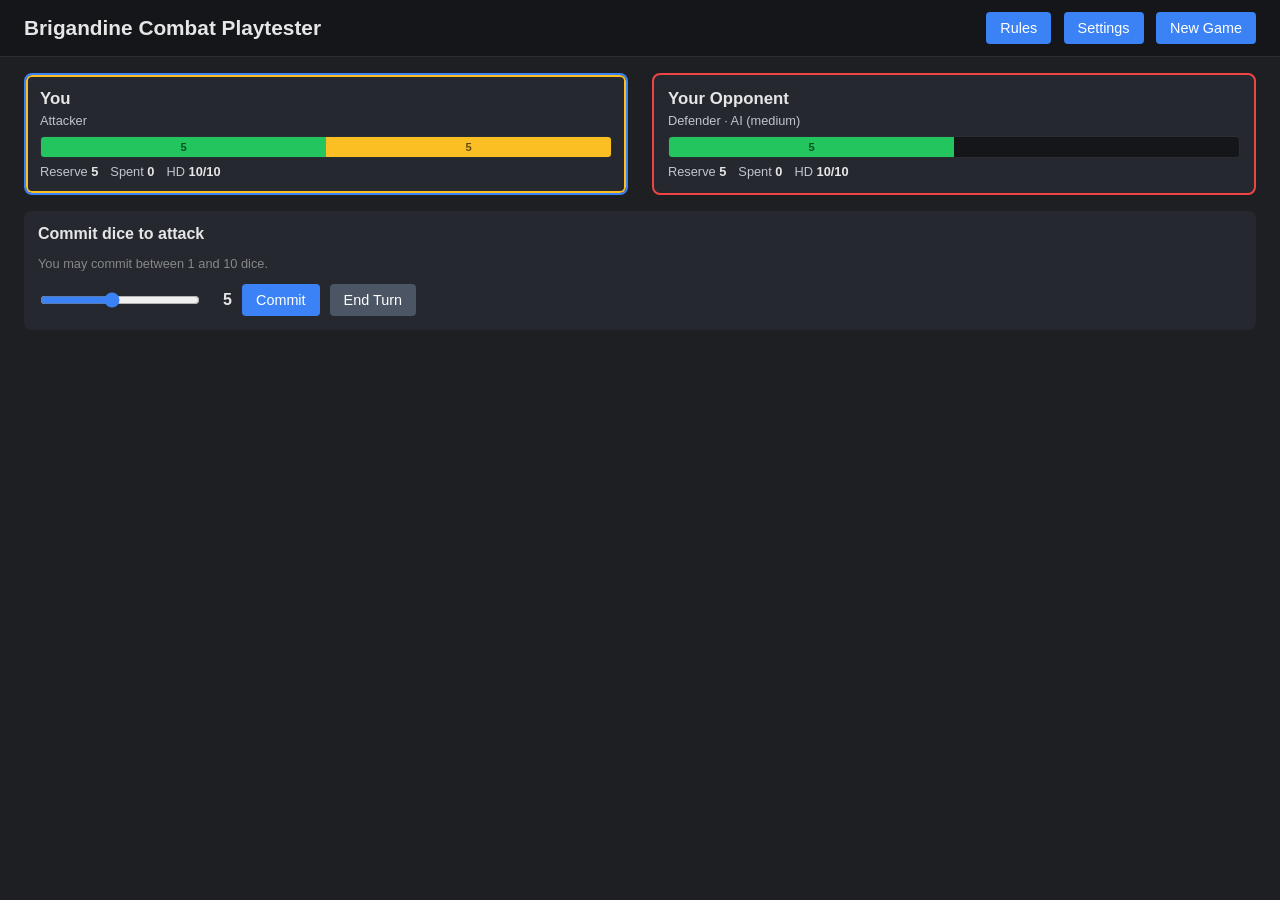
<file: docs/index.html>
<!doctype html>
<html lang="en">
  <head>
    <meta charset="utf-8" />
    <title>Brigandine Combat Playtester</title>
    <link rel="stylesheet" href="./style.css" />
  </head>
  <body>
    <header>
      <h1>Brigandine Combat Playtester</h1>
      <div class="header-actions">
        <button id="toggle-rules">Rules</button>
        <button id="toggle-settings">Settings</button>
        <button id="new-game">New Game</button>
      </div>
    </header>

    <div id="settings-overlay" class="hidden">
      <section id="settings-panel">
        <div class="settings-header">
          <h2>Settings</h2>
          <button type="button" id="close-settings" class="secondary">✕</button>
        </div>
        <form id="settings-form">
          <div class="grid">
            <label
              >WEAPON_BONUS
              <input
                type="number"
                name="weapon_bonus"
                min="0"
                max="10"
                step="1"
              />
            </label>
            <label
              >ARMOR_BONUS
              <input
                type="number"
                name="armor_bonus"
                min="0"
                max="10"
                step="1"
              />
            </label>
            <label
              >COMBATANT_DICE
              <input
                type="number"
                name="combatant_dice"
                min="1"
                max="40"
                step="1"
              />
            </label>
            <label
              >INITIATIVE_LOSER_PENALTY
              <input
                type="number"
                name="initiative_loser_penalty"
                min="0"
                max="1"
                step="0.05"
              />
            </label>
            <label class="checkbox">
              <input type="checkbox" name="refresh_start_of_turn" />
              REFRESH_START_OF_TURN
            </label>
            <label class="checkbox">
              <input type="checkbox" name="refresh_end_of_turn" />
              REFRESH_END_OF_TURN
            </label>
            <label class="checkbox">
              <input type="checkbox" name="end_turn_on_attacker_damage" />
              END_TURN_ON_DAMAGE
            </label>
            <label
              >Human role
              <select name="human_role">
                <option value="random">Random</option>
                <option value="attacker">Always attacker first</option>
                <option value="defender">Always defender first</option>
              </select>
            </label>
            <label
              >AI difficulty
              <select name="ai_difficulty">
                <option value="easy">Easy</option>
                <option value="medium">Medium</option>
                <option value="hard">Hard</option>
              </select>
            </label>
            <label
              >Exchange mode
              <select name="exchange_mode">
                <option value="simultaneous">
                  Simultaneous (defender's maneuver hidden)
                </option>
                <option value="sequential">
                  Sequential (defender declares maneuver openly)
                </option>
              </select>
            </label>
          </div>
          <button type="submit">Save settings</button>
          <p id="settings-status" class="settings-status"></p>
          <p class="hint">Settings take effect when you start a new game.</p>
        </form>
      </section>
    </div>

    <section id="rules-panel" class="hidden">
      <div class="settings-header">
        <h2>Combat Rules</h2>
        <button type="button" id="close-rules" class="secondary">✕</button>
      </div>
      <div class="rules-body">
        <h3>Hit Dice</h3>
        <p>
          Combatants have a pool of d6s called Hit Dice (HD). These dice serve
          as both your health track and your resource for attacking and
          defending. On their turn, combatants may spend dice on one or more
          attacks, as they wish. Targets spend dice to defend or counterattack.
          Damage directly reduces Hit Dice. Spent dice refresh at the start of
          your next turn. Dice lost to damage require healing to recover.
        </p>

        <h3>Initiative and the First Turn</h3>
        <p>
          Both sides roll <strong>1d6</strong> for initiative (reroll ties).
        </p>
        <ul>
          <li>
            <strong>Winner</strong>: Takes the first turn with all Hit Dice
            available.
          </li>
          <li>
            <strong>Loser</strong>: Starts on the defensive with only half their
            Hit Dice (round up) available until their first turn.
          </li>
        </ul>

        <h3>The Turn</h3>
        <p>On your turn as the <strong>Attacker</strong>:</p>
        <ol>
          <li>
            <strong>Refresh</strong>: Recover dice spent since your last
            refresh.
          </li>
          <li>
            <strong>Exchanges</strong>: Engage a target in an exchange of blows.
            You may keep attacking as long as you have dice available.
          </li>
          <li>
            <strong>End</strong>: Your turn ends when you
            <strong>take damage</strong>, <strong>decide to stop</strong>, or
            <strong>run out of dice</strong>.
          </li>
        </ol>

        <h3>The Exchange</h3>
        <p>Every exchange follows this sequence:</p>
        <ol>
          <li>
            <strong>Commitment</strong>: The Attacker declares how many dice
            they will commit. The Defender then does the same.
          </li>
          <li>
            <strong>Maneuver Selection</strong>: The Attacker secretly selects
            their maneuver (<strong>Attack</strong>, <strong>Feint</strong> or
            <strong>Dodge</strong>) as the Defender secretly selects theirs
            (<strong>Parry</strong>, <strong>Counter</strong> or
            <strong>Dodge</strong>).
          </li>
          <li>
            <strong>Reveal</strong>: Combatants simultaneously reveal their
            maneuvers.
          </li>
          <li>
            <strong>Resolve</strong>: Roll dice, count successes, compare
            results, and apply damage.
          </li>
        </ol>

        <h3>Maneuvers</h3>
        <p>Any die rolling a 5 or 6 counts as a <strong>success</strong>.</p>

        <h4>Attacker Maneuvers</h4>
        <ul>
          <li>
            <strong>Simple Attack</strong>: Roll your committed dice to deal
            damage equal to your successes. Against a <strong>counter</strong>,
            your damage lands first.
          </li>
          <li>
            <strong>Feint</strong>: Your initial commit was a decoy. Move those
            dice to spent and launch a follow-up attack from your reserve dice.
          </li>
          <li>
            <strong>Dodge</strong>: Abort your attack (moving your committed
            dice to spent) and roll from your reserve dice to evade. If you roll
            at least 1 success, you take no damage at all. This is useful
            against a powerful <strong>counter</strong>. If the defender parried
            or dodged, you don't need to make a follow up roll.
          </li>
        </ul>

        <h4>Defender Maneuvers</h4>
        <ul>
          <li>
            <strong>Parry</strong>: Roll your committed dice to block or divert
            the blow. Each success cancels <strong>two</strong> attacker
            successes. Against a <strong>feint</strong>, your parry whiffs
            unsuccessfully (move the dice to spent without rolling).
          </li>
          <li>
            <strong>Counter</strong>: Launch an attack into the attacker. If
            they <strong>feinted</strong>, you attack with your committed dice
            and your damage lands before their follow-up.
          </li>
          <li><strong>Dodge</strong>: Same as the Attacker version.</li>
        </ul>

        <h3>Damage</h3>
        <p>
          Damage dealt = Successes + Weapon Bonus − Armor Bonus. You must have
          at least 1 success to deal damage.
        </p>
        <p>When you take damage, remove dice in this order:</p>
        <ol>
          <li><strong>Committed</strong> (Dice currently in the exchange).</li>
          <li>
            <strong>Reserve</strong> (Dice you have left to use this round).
          </li>
          <li><strong>Spent</strong> (Dice already used this round).</li>
        </ol>
        <blockquote>
          <strong>Defeat:</strong> Once your total Hit Dice hits zero, you are
          defeated.
        </blockquote>
      </div>
    </section>

    <main id="game-panel" class="hidden">
      <div class="combatants">
        <div class="combatant" id="combatant-0">
          <h2 class="combatant-name"></h2>
          <div class="role-badge"></div>
          <div class="hd-bar"><div class="hd-segments"></div></div>
          <div class="hd-numbers"></div>
        </div>
        <div class="combatant" id="combatant-1">
          <h2 class="combatant-name"></h2>
          <div class="role-badge"></div>
          <div class="hd-bar"><div class="hd-segments"></div></div>
          <div class="hd-numbers"></div>
        </div>
      </div>

      <div id="status-line"></div>

      <div id="reveal-panel" class="hidden"></div>

      <div id="action-panel"></div>

      <details id="log-wrap" open>
        <summary>Combat log</summary>
        <div id="log"></div>
      </details>
    </main>

    <div id="game-over-banner" class="hidden"></div>

    <script type="module" src="./app.js"></script>
  </body>
</html>
</file>
<file: docs/style.css>
* {
  box-sizing: border-box;
  /* user-select: none; */
}

body {
  font-family:
    -apple-system, BlinkMacSystemFont, "Segoe UI", Roboto, sans-serif;
  margin: 0;
  background: #1d1f23;
  color: #e6e6e6;
}

header {
  display: flex;
  justify-content: space-between;
  align-items: center;
  padding: 12px 24px;
  background: #14161a;
  border-bottom: 1px solid #2a2d33;
}

header h1 {
  margin: 0;
  font-size: 1.3rem;
  font-weight: 600;
}
.header-actions button {
  margin-left: 8px;
}
#toggle-settings {
  display: inline-block;
}
.settings-status {
  min-height: 1.2em;
  font-size: 0.85em;
  margin: 4px 0 0;
}

button {
  background: #3b82f6;
  color: white;
  border: none;
  padding: 8px 14px;
  border-radius: 4px;
  font-size: 0.9rem;
  cursor: pointer;
}
button:hover:not(:disabled) {
  background: #2563eb;
}
button:disabled {
  background: #4b5563;
  cursor: not-allowed;
  opacity: 0.6;
}
button.secondary {
  background: #4b5563;
}
button.secondary:hover:not(:disabled) {
  background: #374151;
}
button.danger {
  background: #b91c1c;
}

.hidden {
  display: none !important;
}

section,
main {
  padding: 16px 24px;
}

#settings-overlay {
  position: fixed;
  inset: 0;
  background: rgba(0, 0, 0, 0.6);
  z-index: 100;
  display: flex;
  align-items: center;
  justify-content: center;
}
#settings-overlay.hidden {
  display: none !important;
}

#settings-panel,
#rules-panel {
  background: #25282e;
  border-radius: 8px;
  padding: 20px 24px;
  width: min(480px, 92vw);
  max-height: 90vh;
  overflow-y: auto;
}

#rules-panel {
  position: fixed;
  top: 64px;
  right: 16px;
  width: min(520px, 92vw);
  z-index: 200;
  box-shadow: 0 8px 32px rgba(0, 0, 0, 0.6);
}
#rules-panel.hidden {
  display: none !important;
}
#rules-panel {
  padding-top: 0;
}
#rules-panel .settings-header {
  cursor: move;
  user-select: none;
  position: sticky;
  top: 0;
  background: #25282e;
  z-index: 1;
  padding-top: 20px;
  margin: 0 -24px 16px;
  padding-left: 24px;
  padding-right: 24px;
  padding-bottom: 20px;
  border-bottom: inset;
}
.rules-body h3 {
  margin: 18px 0 6px;
  font-size: 1rem;
  color: #fbbf24;
}
.rules-body h4 {
  margin: 12px 0 4px;
  font-size: 0.9rem;
  color: #c0c4cc;
}
.rules-body p,
.rules-body li {
  font-size: 0.88rem;
  line-height: 1.55;
  color: #d1d5db;
}
.rules-body ul,
.rules-body ol {
  margin: 4px 0 8px;
  padding-left: 22px;
}
.rules-body blockquote {
  margin: 10px 0;
  padding: 8px 12px;
  border-left: 3px solid #fbbf24;
  background: #14161a;
  font-size: 0.88rem;
  color: #d1d5db;
}
.rules-body strong {
  color: #e6e6e6;
}
.rules-body {
  /* user-select: none; */
}

.settings-header {
  display: flex;
  align-items: center;
  justify-content: space-between;
  margin-bottom: 16px;
}
.settings-header h2 {
  margin: 0;
}

#settings-form .grid {
  display: grid;
  grid-template-columns: repeat(2, minmax(0, 1fr));
  gap: 12px;
  margin-bottom: 16px;
}

#settings-form label {
  display: flex;
  flex-direction: column;
  font-size: 0.85rem;
  color: #c0c4cc;
}

#settings-form label.checkbox {
  flex-direction: row;
  align-items: center;
  gap: 8px;
}

#settings-form input[type="number"],
#settings-form select {
  margin-top: 4px;
  background: #14161a;
  color: #e6e6e6;
  border: 1px solid #3a3d44;
  padding: 6px 8px;
  border-radius: 4px;
  font-size: 0.95rem;
}

.hint {
  color: #888;
  font-size: 0.8rem;
}

.combatants {
  display: grid;
  grid-template-columns: 1fr 1fr;
  gap: 24px;
  margin-bottom: 16px;
}

.combatant {
  background: #25282e;
  padding: 14px;
  border-radius: 8px;
  border: 2px solid transparent;
}
.combatant.is-human {
  border-color: #3b82f6;
}
.combatant.is-ai {
  border-color: #ef4444;
}
.combatant.is-attacker {
  box-shadow: 0 0 0 2px #fbbf24 inset;
}

.combatant h2 {
  margin: 0 0 4px;
  font-size: 1.05rem;
}
.role-badge {
  font-size: 0.8rem;
  color: #c0c4cc;
  margin-bottom: 8px;
}

.hd-bar {
  height: 22px;
  background: #14161a;
  border-radius: 4px;
  overflow: hidden;
  border: 1px solid #2a2d33;
}
.hd-segments {
  display: flex;
  height: 100%;
}
.hd-segments .seg {
  height: 100%;
  display: flex;
  align-items: center;
  justify-content: center;
  font-size: 0.7rem;
  color: #00000099;
  font-weight: 700;
}
.seg.reserve {
  background: #22c55e;
}
.seg.exchange {
  background: #fbbf24;
}
.seg.used {
  background: #6b7280;
}
.seg.lost {
  background: #b91c1c;
  color: #fff;
}

.hd-numbers {
  display: flex;
  gap: 12px;
  margin-top: 6px;
  font-size: 0.8rem;
  color: #c0c4cc;
}
.hd-numbers .num strong {
  color: #e6e6e6;
}

#status-line {
  background: #14161a;
  padding: 10px 14px;
  border-radius: 6px;
  margin-bottom: 12px;
  font-size: 0.95rem;
}
#status-line:empty {
  display: none;
}

#action-panel {
  background: #25282e;
  padding: 14px;
  border-radius: 8px;
  margin-bottom: 16px;
  min-height: 80px;
}
#action-panel h3 {
  margin: 0 0 10px;
  font-size: 1rem;
}
#action-panel .row {
  display: flex;
  gap: 10px;
  align-items: center;
  flex-wrap: wrap;
  margin-top: 10px;
}
#action-panel input[type="number"] {
  background: #14161a;
  color: #e6e6e6;
  border: 1px solid #3a3d44;
  padding: 6px 8px;
  border-radius: 4px;
  width: 70px;
}

.commit-slider-wrap {
  display: flex;
  align-items: center;
  gap: 10px;
}

#action-panel input[type="range"] {
  width: 160px;
  accent-color: #3b82f6;
  cursor: pointer;
}

#commit-n-val {
  min-width: 20px;
  font-weight: 700;
  font-size: 1rem;
  color: #e6e6e6;
  text-align: right;
}
.maneuver-grid {
  display: flex;
  gap: 16px;
  flex-wrap: wrap;
}

.maneuver-option {
  display: flex;
  flex-direction: column;
  gap: 6px;
  min-width: 110px;
}

.maneuver-option .maneuver-btn {
  width: 100%;
}

.param-label {
  font-size: 0.8rem;
  color: #c0c4cc;
  display: flex;
  flex-direction: column;
  gap: 3px;
}

.param-label input[type="number"] {
  background: #14161a;
  color: #e6e6e6;
  border: 1px solid #3a3d44;
  padding: 4px 6px;
  border-radius: 4px;
  width: 100%;
}

#reveal-panel {
  background: #2a2d33;
  border: 1px solid #fbbf24;
  padding: 16px 20px;
  border-radius: 8px;
  margin-bottom: 16px;
}
#reveal-panel h3 {
  margin: 0 0 12px;
  font-size: 1rem;
  color: #fbbf24;
  letter-spacing: 0.03em;
  text-transform: uppercase;
  font-weight: 700;
}
.narrative-body {
  font-size: 0.95rem;
  line-height: 1.7;
  color: #d1d5db;
}
.narrative-body p {
  margin: 0 0 6px;
}
.narrative-body p:last-child {
  margin-bottom: 0;
}
.narrative-outcome {
  margin-top: 12px;
  padding-top: 10px;
  border-top: 1px solid #3a3d44;
  font-size: 0.9rem;
}
.mech-line {
  color: #9ca3af;
  font-size: 0.82rem;
  line-height: 1.6;
}
.formula-line {
  color: #6b7280;
  font-size: 0.78rem;
  font-style: italic;
}
.mech-damage {
  color: #d1d5db;
  font-size: 0.85rem;
  font-weight: 600;
  margin-top: 6px;
}

#log-wrap {
  background: #14161a;
  padding: 8px 14px;
  border-radius: 6px;
  display: none;
}
#log-wrap summary {
  cursor: pointer;
  font-weight: 600;
  padding: 4px 0;
}
#log {
  max-height: 320px;
  overflow-y: auto;
  font-family: ui-monospace, "SF Mono", Menlo, Consolas, monospace;
  font-size: 0.8rem;
  line-height: 1.4;
}
.log-entry {
  padding: 4px 0;
  border-bottom: 1px solid #2a2d33;
}
.log-entry.turn-start {
  color: #fbbf24;
  font-weight: 700;
}
.log-entry.turn-end {
  color: #888;
}
.log-entry.game-start {
  color: #60a5fa;
  font-weight: 700;
}
.log-entry.game-over {
  color: #ef4444;
  font-weight: 700;
}

#game-over-banner {
  position: fixed;
  top: 50%;
  left: 50%;
  transform: translate(-50%, -50%);
  background: #14161a;
  border: 2px solid #fbbf24;
  padding: 24px 32px;
  border-radius: 12px;
  text-align: center;
  font-size: 1.2rem;
  z-index: 100;
  box-shadow: 0 8px 32px #00000099;
}
#game-over-banner button {
  margin-top: 12px;
}
</file>
